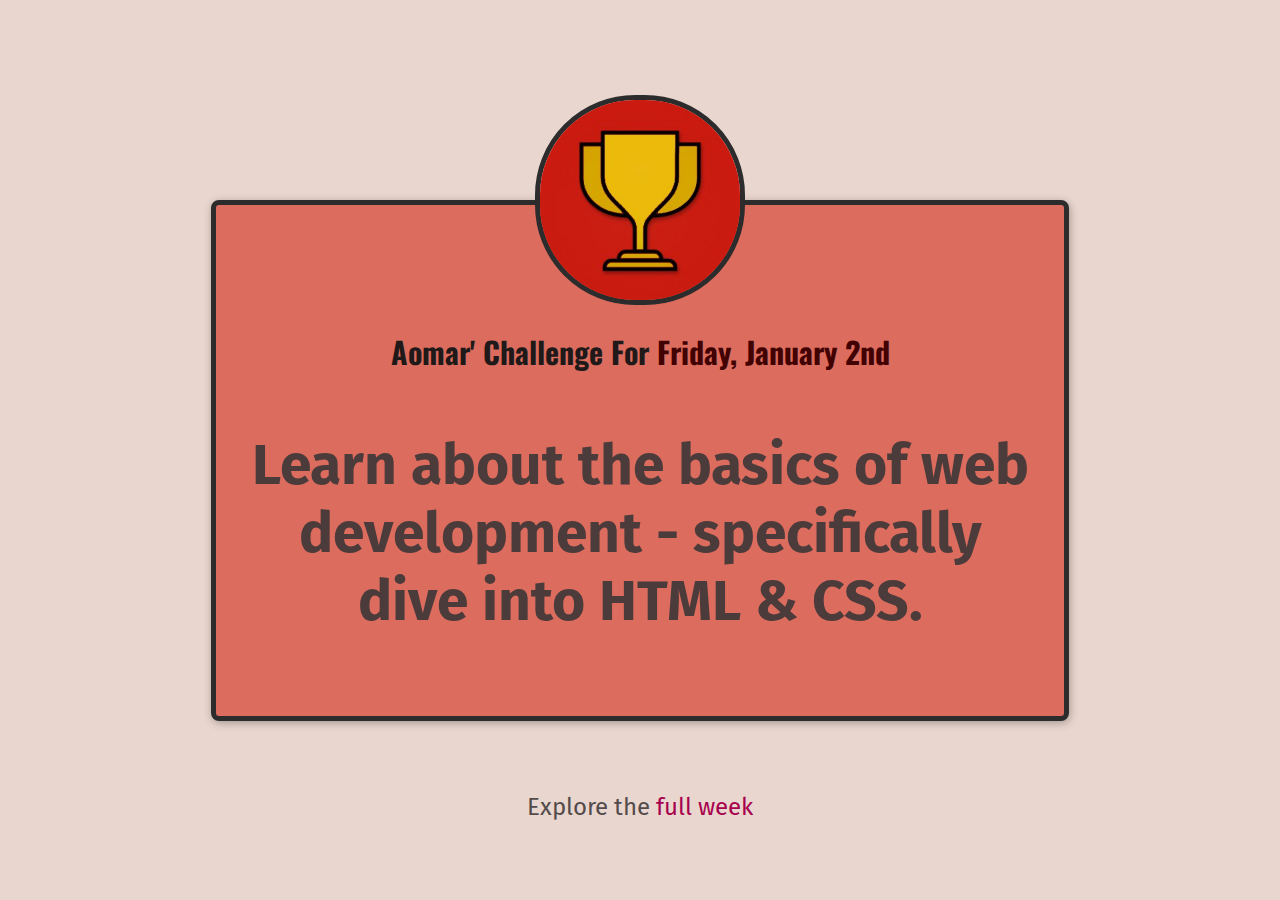
<file: index.html>
<!DOCTYPE html>
<html lang="en">
<head>
    <link rel="preconnect" href="https://fonts.googleapis.com">
<link rel="preconnect" href="https://fonts.gstatic.com" crossorigin>
<link href="https://fonts.googleapis.com/css2?family=Fira+Sans:wght@400;700&display=swap" rel="stylesheet">
<link href="https://fonts.googleapis.com/css2?family=Oswald:wght@200..700&display=swap" rel="stylesheet">
    <meta charset="UTF-8">
    <meta name="viewport" content="width=device-width, initial-scale=1.0">
    <link rel="stylesheet" href="./styles/shared.css">
    <link rel="stylesheet" href="./styles/daily-challenge.css">
    <title>My Daily Challenge</title>
</head>
<body>
    <main>
        <img src="./image/WhatsApp Image 2025-12-26 at 22.10.43_776067c9.jpg" alt="A trophy cup">
        <h1>
        Aomar' Challenge For <span>Friday, January 2nd</span>
    </h1>
    <p id="todays-challenge">
        Learn about the basics of web development - specifically dive into HTML & CSS.
    </p>
    </main>
    <footer>
        <p>Explore the <a href="full-week.html">full week</a></p>
    </footer>
</body>
</html>
</file>
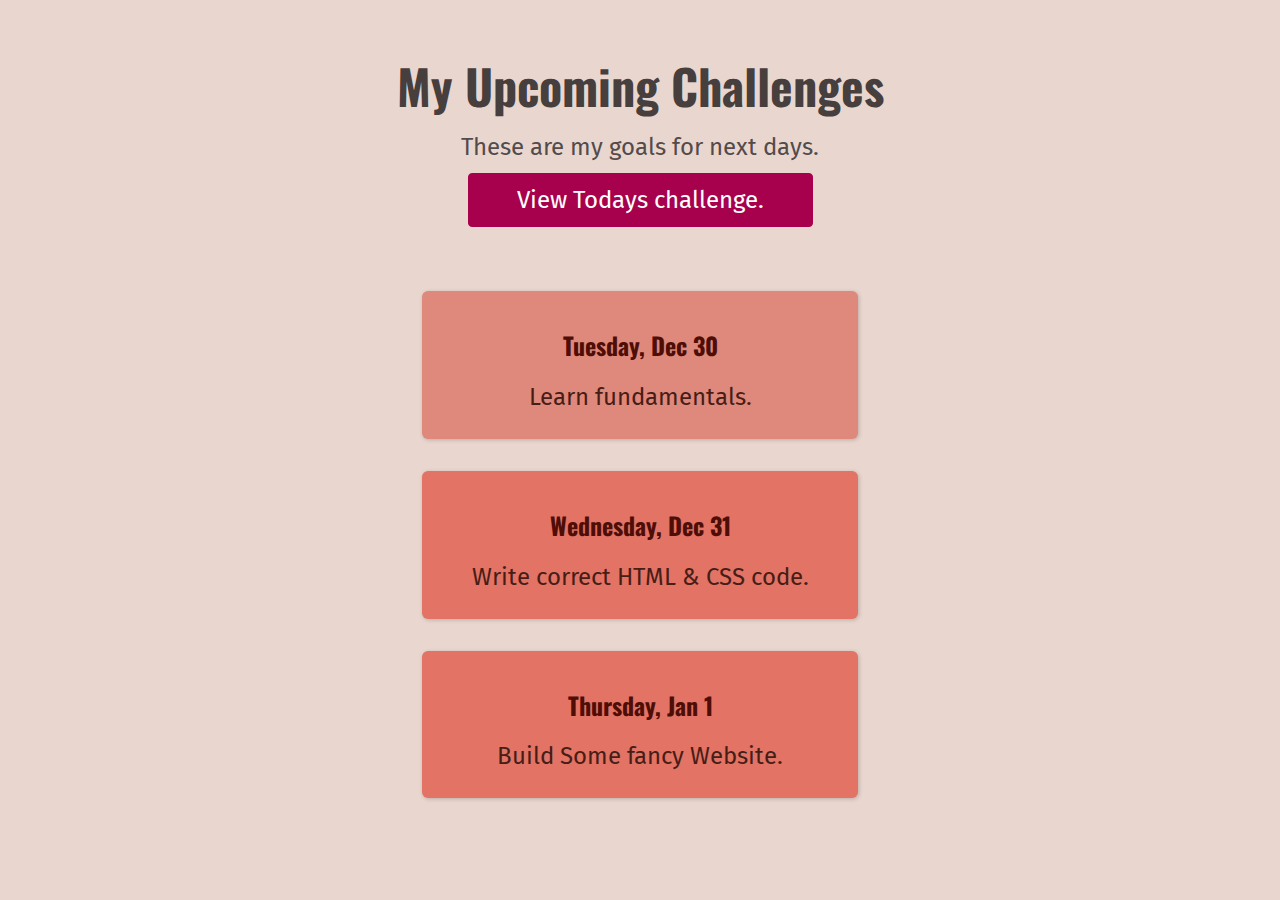
<file: full-week.html>
<!DOCTYPE html>
<html lang="en">
<head>
        <link rel="preconnect" href="https://fonts.googleapis.com">
<link rel="preconnect" href="https://fonts.gstatic.com" crossorigin>
<link href="https://fonts.googleapis.com/css2?family=Fira+Sans:wght@400;700&display=swap" rel="stylesheet">
<link href="https://fonts.googleapis.com/css2?family=Oswald:wght@200..700&display=swap" rel="stylesheet">
<link rel="stylesheet" href="./styles/shared.css">
<link rel="stylesheet" href="./styles/full-week.css">
    <meta charset="UTF-8">
    <meta name="viewport" content="width=device-width, initial-scale=1.0">
    <title>My Upcoming Challenges</title>

</head>
<body>
    <header>
        <h1>My Upcoming Challenges</h1>
        <p id="description">These are my goals for next days.</p>
        <a href="index.html">View Todays challenge.</a>
    </header>
    <main>
        <ol>
        <li>
            <h2>Tuesday, Dec 30</h2>
            <p>Learn fundamentals.</p>
        </li>
        <li class="highlight-goal">
            <h2>Wednesday, Dec 31</h2>
            <p>Write correct HTML & CSS code.</p>
        </li>
        <li class="highlight-goal">
            <h2>Thursday, Jan 1</h2>
            <p>Build Some fancy Website.</p>
        </li>
    </ol>
    </main>
    
</body>
</html>
</file>
<file: styles/shared.css>
body {
    background-color: rgb(233, 215, 207);
    text-align: center;
    color: rgb(83, 75, 75);
     margin: 50px;
}

h1 {
    font-family: 'Oswald', sans-serif;
}

p {
    font-family: 'Fira Sans', sans-serif;
    font-size: 24px;

}

a {
    font-family: 'Fira Sans', sans-serif;
    text-decoration: none;
    color: rgb(167, 1, 78);
}

a:hover {
    text-decoration: underline;
}
</file>
<file: styles/daily-challenge.css>
main {
   width: 800px;
   margin: 200px auto 72px auto;
   background-color: rgb(219, 108, 94);
   padding: 24px;
   border: 5px solid rgb(44, 44, 44);
   border-radius: 8px;
   box-shadow: 1px 2px 8px rgba(0, 0, 0, 0.3);
}
  img {

   width: 200px;
   height: 200px;
   border-radius: 100px;
   border: 5px solid rgb(44, 44, 44);
   margin-top: -134px;
  }
  h1 {
   font-size: 30px;
   color: rgb(31, 25, 25);
  }
  span {
   color: rgb(66, 2, 2);
  }
   #todays-challenge {
        color: rgb(75, 59, 59);
        font-weight: bold;
        font-size: 57px;
     }
</file>
<file: styles/full-week.css>
header {
    margin-bottom: 64px;
}
h1 {
font-size: 48px;
color: rgb(71, 62, 62);
margin: 0;
}
#description {
    margin: 12px 0;
}

a {
    padding: 12px 48px;
    background-color: rgb(167, 1, 78);
    color: white;
    border: 1px solid rgb(167, 1, 78);
    border-radius: 4px;
    font-size: 24px;
    display: inline-block;
    margin: 0;
}

a:hover {
    background-color: rgb(180, 12, 90);
    text-decoration: none;
}

ol {
    list-style: none;
    width: 500px;
    margin: 36px auto 0 auto;
    padding: 0;
}
li {
    background-color: rgb(223, 136, 124);
    box-shadow: 1px 1px 4px rgba(0, 0, 0, 0.2);
    border-radius: 6px;
    padding: 16px;
    margin: 32px;


}
h2 {
    color: rgb(78, 13, 5);
    font-family: 'Oswald', sans-serif;
}
main p {
    margin: 12px;
    color: rgb(71, 29, 22);
}
 .highlight-goal {
   background-color: rgb(226, 115, 101);
 }
</file>
